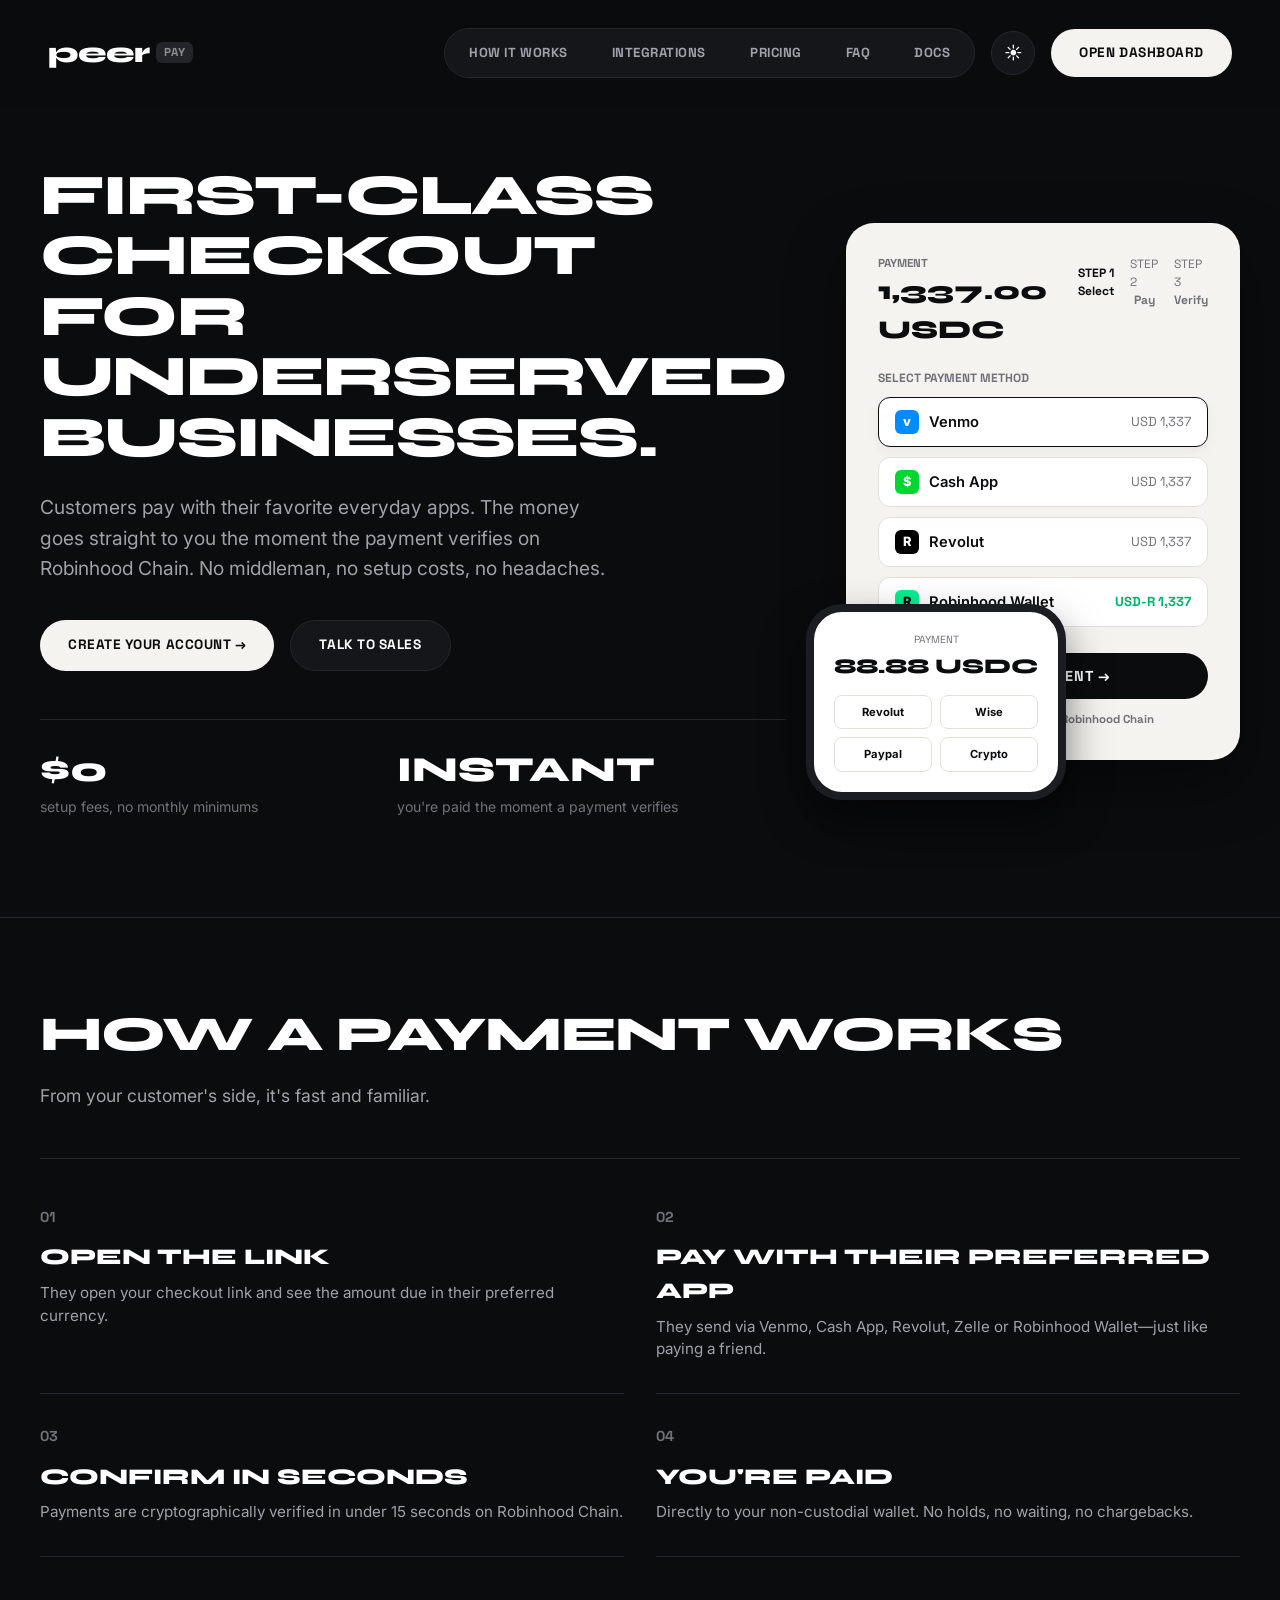
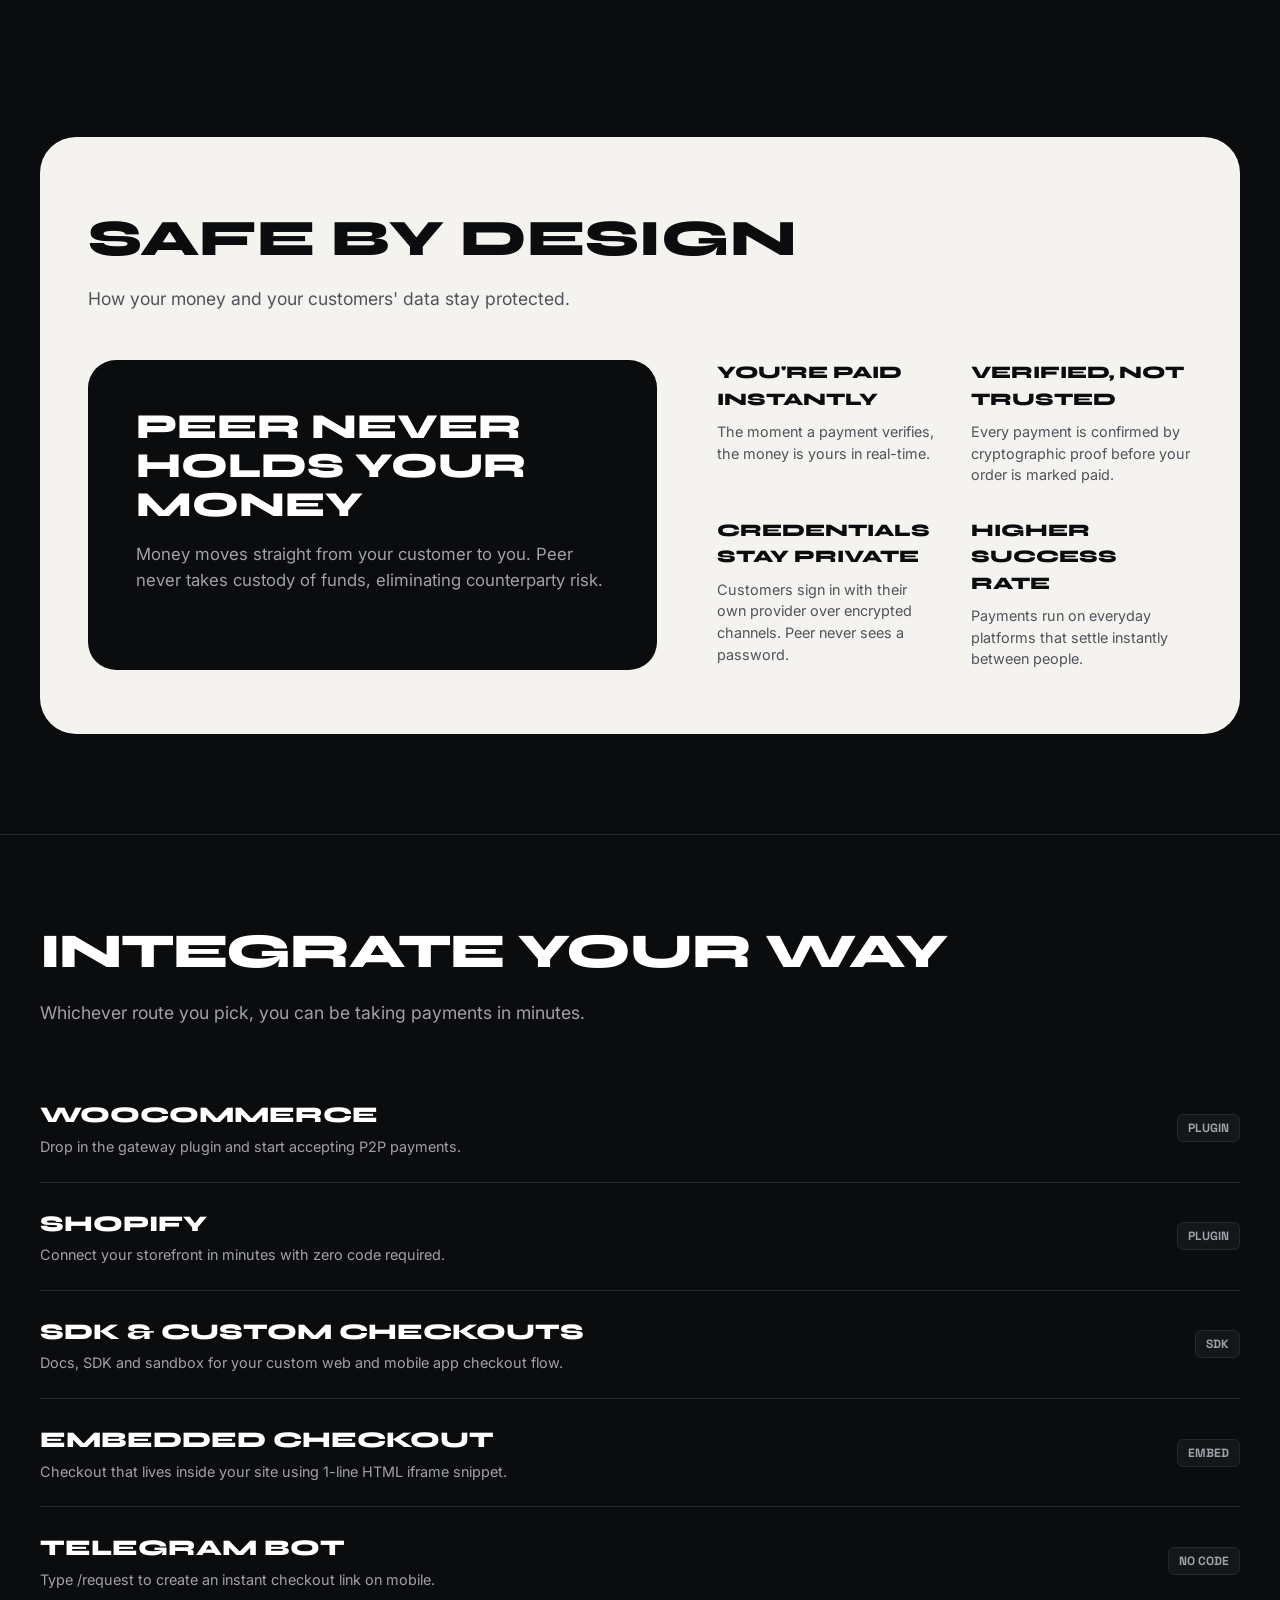
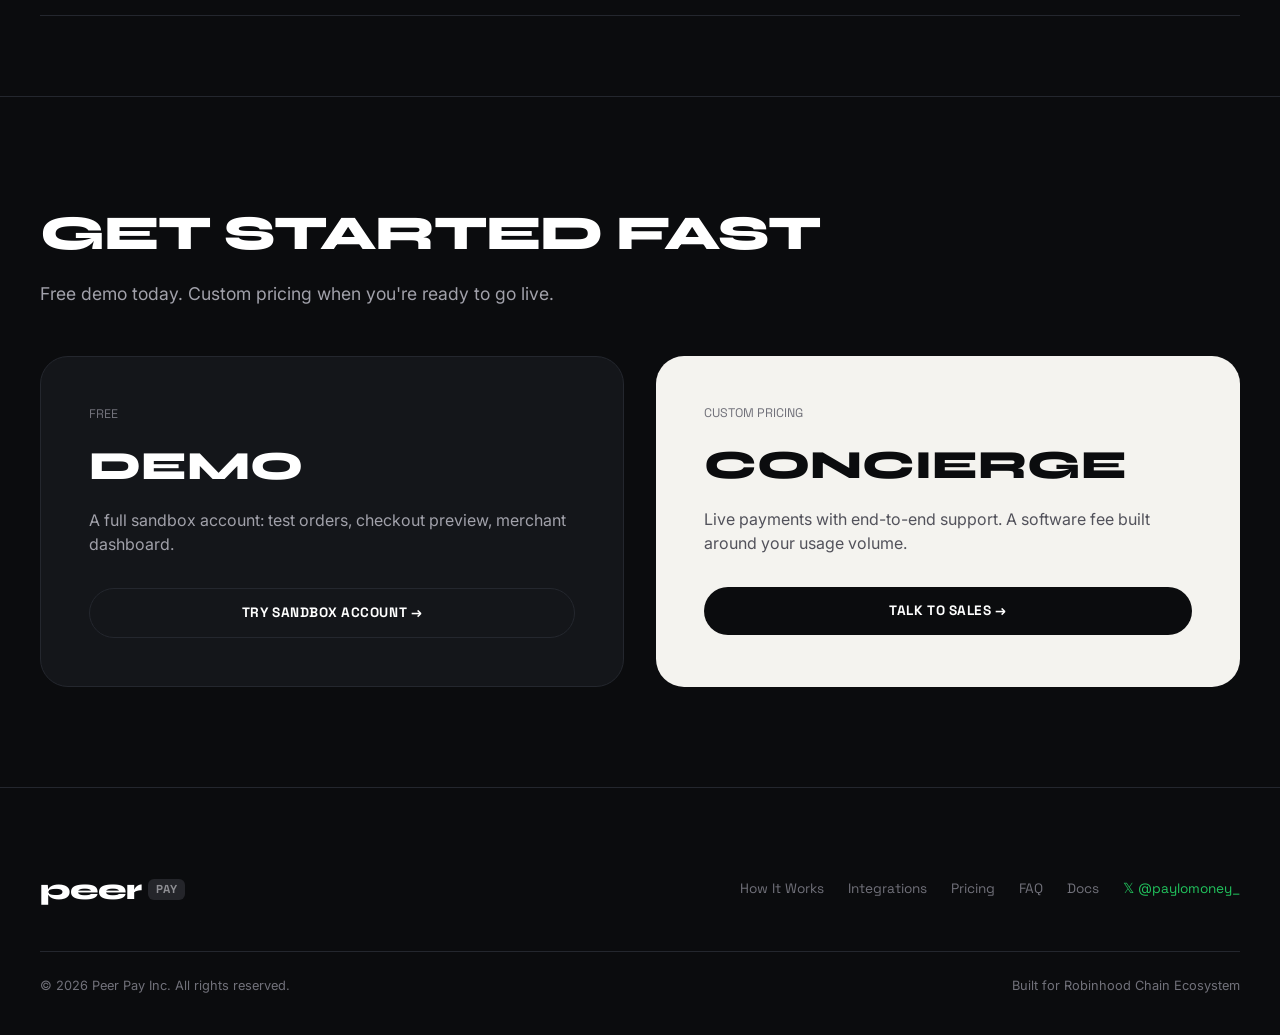
<file: index.html>
<!DOCTYPE html>
<html lang="en" data-theme="dark">
<head>
  <meta charset="utf-8" />
  <meta name="viewport" content="width=device-width, initial-scale=1" />
  <meta name="virtual-protocol-site-verification" content="b75f57d6116f1e0b4709f07ee4fd02c0" />
  <title>Peer Pay · First-Class Checkout for Underserved Businesses</title>
  <meta name="description" content="Customers pay with their favorite everyday apps. Money goes straight to you the moment payment verifies on Robinhood Chain." />
  <meta name="theme-color" content="#0b0c0e" />
  <link rel="icon" type="image/x-icon" href="favicon.svg" />
  <link rel="stylesheet" href="styles.css" />
</head>
<body>

  <!-- Top Sticky Navigation Bar -->
  <header class="navbar-peer">
    <a href="index.html" class="brand-logo-peer">
      <span>peer</span>
      <span class="badge-pay">PAY</span>
    </a>

    <div class="desktop-nav-links" style="display: flex; align-items: center; gap: 16px;">
      <nav class="nav-links-peer">
        <a href="how-it-works.html" class="nav-link-peer">How It Works</a>
        <a href="integrations.html" class="nav-link-peer">Integrations</a>
        <a href="pricing.html" class="nav-link-peer">Pricing</a>
        <a href="faq.html" class="nav-link-peer">FAQ</a>
        <a href="docs.html" class="nav-link-peer">Docs</a>
      </nav>

      <button class="btn-theme-toggle" onclick="togglePeerTheme()" title="Toggle Dark/Light Mode" aria-label="Toggle theme">
        <span id="themeIcon">☀️</span>
      </button>

      <a href="dashboard.html" class="btn-peer-offwhite">Open Dashboard</a>
    </div>

    <!-- Mobile Hamburger Button -->
    <button class="btn-hamburger-peer" onclick="toggleMobileMenuPeer()" aria-label="Open menu">
      <div>
        <span></span>
        <span></span>
        <span></span>
      </div>
    </button>
  </header>

  <!-- Mobile Menu Drawer -->
  <div id="mobileMenuDrawerPeer" class="mobile-menu-drawer-peer">
    <div style="display: flex; justify-content: space-between; align-items: center;">
      <a href="index.html" class="brand-logo-peer">
        <span>peer</span>
        <span class="badge-pay">PAY</span>
      </a>
      <button style="background: transparent; border: none; font-size: 2rem; color: var(--text-primary);" onclick="toggleMobileMenuPeer()">&times;</button>
    </div>

    <div style="display: flex; flex-direction: column; gap: 20px; font-family: var(--font-mono); font-size: 1.1rem; font-weight: 700; margin-top: 40px; text-transform: uppercase;">
      <a href="how-it-works.html" style="color: var(--text-primary);" onclick="toggleMobileMenuPeer()">How It Works</a>
      <a href="integrations.html" style="color: var(--text-secondary);" onclick="toggleMobileMenuPeer()">Integrations</a>
      <a href="pricing.html" style="color: var(--text-secondary);" onclick="toggleMobileMenuPeer()">Pricing</a>
      <a href="faq.html" style="color: var(--text-secondary);" onclick="toggleMobileMenuPeer()">FAQ</a>
      <a href="docs.html" style="color: var(--text-secondary);" onclick="toggleMobileMenuPeer()">Docs</a>
      <a href="dashboard.html" style="color: var(--accent-green);" onclick="toggleMobileMenuPeer()">Open Merchant Dashboard</a>
    </div>

    <div style="margin-top: auto;">
      <a href="dashboard.html" class="btn-peer-offwhite" style="width: 100%; text-align: center;">Open Dashboard</a>
    </div>
  </div>

  <!-- HERO SECTION -->
  <section class="hero-peer">
    <div class="wrap-container">
      <div class="hero-grid-peer">
        
        <!-- Left Hero Content -->
        <div>
          <h1 class="hero-h1-peer">
            First-Class Checkout For Underserved Businesses.
          </h1>

          <p class="hero-subtitle-peer">
            Customers pay with their favorite everyday apps. The money goes straight to you the moment the payment verifies on Robinhood Chain. No middleman, no setup costs, no headaches.
          </p>

          <div style="display: flex; gap: 16px; margin-bottom: 48px; flex-wrap: wrap;">
            <a href="dashboard.html" class="btn-peer-offwhite">Create Your Account →</a>
            <a href="how-it-works.html" class="btn-peer-dark">Talk to Sales</a>
          </div>

          <!-- Bottom Hero Stats Row -->
          <div style="display: grid; grid-template-columns: 1fr 1.2fr; gap: 32px; border-top: 1px solid var(--stroke); padding-top: 24px;">
            <div>
              <div style="font-family: var(--font-syne); font-size: 2.2rem; font-weight: 800; color: var(--text-primary);">$0</div>
              <div style="font-size: 0.88rem; color: var(--text-muted);">setup fees, no monthly minimums</div>
            </div>

            <div>
              <div style="font-family: var(--font-syne); font-size: 2.2rem; font-weight: 800; color: var(--text-primary);">INSTANT</div>
              <div style="font-size: 0.88rem; color: var(--text-muted);">you're paid the moment a payment verifies</div>
            </div>
          </div>
        </div>

        <!-- Right Hero Interactive Checkout Terminal Widget -->
        <div class="terminal-card-container">
          
          <!-- Main Desktop Checkout Card -->
          <div class="desktop-checkout-card">
            <div style="display: flex; justify-content: space-between; align-items: flex-start; margin-bottom: 20px;">
              <div>
                <div style="font-family: var(--font-mono); font-size: 0.72rem; color: #71717a; text-transform: uppercase; font-weight: 700;">PAYMENT</div>
                <div style="font-family: var(--font-syne); font-size: 1.6rem; font-weight: 800; color: #0b0c0e;">1,337.00 USDC</div>
              </div>

              <!-- Interactive Step Indicator -->
              <div class="step-bar-checkout" style="border: none; padding: 0; margin: 0; gap: 16px;">
                <div id="stepTag1" class="step-item-chk active"><span>STEP 1</span><strong>Select</strong></div>
                <div id="stepTag2" class="step-item-chk"><span>STEP 2</span><strong>Pay</strong></div>
                <div id="stepTag3" class="step-item-chk"><span>STEP 3</span><strong>Verify</strong></div>
              </div>
            </div>

            <!-- Dynamic Checkout Step Container -->
            <div id="checkoutStepContainer">
              <div style="font-family: var(--font-mono); font-size: 0.75rem; color: #71717a; text-transform: uppercase; margin-bottom: 10px; font-weight: 700;">SELECT PAYMENT METHOD</div>

              <div class="payment-method-row selected" onclick="selectPaymentMethod(this, 'Venmo')">
                <div style="display: flex; align-items: center; gap: 10px;">
                  <span style="width: 24px; height: 24px; border-radius: 6px; background: #008CFF; color: #fff; display: flex; align-items: center; justify-content: center; font-weight: 800; font-size: 0.8rem;">v</span>
                  <span style="font-weight: 600; font-size: 0.92rem; color: #0b0c0e;">Venmo</span>
                </div>
                <span style="font-family: var(--font-mono); font-size: 0.82rem; color: #71717a;">USD 1,337</span>
              </div>

              <div class="payment-method-row" onclick="selectPaymentMethod(this, 'Cash App')">
                <div style="display: flex; align-items: center; gap: 10px;">
                  <span style="width: 24px; height: 24px; border-radius: 6px; background: #00D632; color: #fff; display: flex; align-items: center; justify-content: center; font-weight: 800; font-size: 0.8rem;">$</span>
                  <span style="font-weight: 600; font-size: 0.92rem; color: #0b0c0e;">Cash App</span>
                </div>
                <span style="font-family: var(--font-mono); font-size: 0.82rem; color: #71717a;">USD 1,337</span>
              </div>

              <div class="payment-method-row" onclick="selectPaymentMethod(this, 'Revolut')">
                <div style="display: flex; align-items: center; gap: 10px;">
                  <span style="width: 24px; height: 24px; border-radius: 6px; background: #000000; color: #fff; display: flex; align-items: center; justify-content: center; font-weight: 800; font-size: 0.8rem;">R</span>
                  <span style="font-weight: 600; font-size: 0.92rem; color: #0b0c0e;">Revolut</span>
                </div>
                <span style="font-family: var(--font-mono); font-size: 0.82rem; color: #71717a;">USD 1,337</span>
              </div>

              <div class="payment-method-row" onclick="selectPaymentMethod(this, 'Robinhood USD-R')">
                <div style="display: flex; align-items: center; gap: 10px;">
                  <span style="width: 24px; height: 24px; border-radius: 6px; background: #00f090; color: #000; display: flex; align-items: center; justify-content: center; font-weight: 800; font-size: 0.8rem;">R</span>
                  <span style="font-weight: 600; font-size: 0.92rem; color: #0b0c0e;">Robinhood Wallet</span>
                </div>
                <span style="font-family: var(--font-mono); font-size: 0.82rem; color: #00b368; font-weight: 700;">USD-R 1,337</span>
              </div>
            </div>

            <button id="btnStartPayment" class="btn-peer-offwhite" style="width: 100%; background: #0b0c0e; color: #ffffff; margin-top: 16px; font-size: 0.9rem;" onclick="startCheckoutPayment()">
              Start Payment →
            </button>

            <div style="text-align: center; margin-top: 12px; font-family: var(--font-mono); font-size: 0.72rem; color: #71717a;">
              Powered by <strong>Peer Pay • Robinhood Chain</strong>
            </div>
          </div>

          <!-- Overlapping Mobile Phone Mockup -->
          <div class="mobile-phone-mockup">
            <div style="text-align: center; font-family: var(--font-mono); font-size: 0.65rem; color: #71717a; text-transform: uppercase; margin-bottom: 4px;">PAYMENT</div>
            <div style="text-align: center; font-family: var(--font-syne); font-size: 1.3rem; font-weight: 800; color: #0b0c0e; margin-bottom: 12px;">88.88 USDC</div>

            <div style="display: grid; grid-template-columns: 1fr 1fr; gap: 8px;">
              <div style="border: 1px solid #e2e0d8; border-radius: 8px; padding: 8px; text-align: center; font-size: 0.7rem; font-weight: 700;">Revolut</div>
              <div style="border: 1px solid #e2e0d8; border-radius: 8px; padding: 8px; text-align: center; font-size: 0.7rem; font-weight: 700;">Wise</div>
              <div style="border: 1px solid #e2e0d8; border-radius: 8px; padding: 8px; text-align: center; font-size: 0.7rem; font-weight: 700;">Paypal</div>
              <div style="border: 1px solid #e2e0d8; border-radius: 8px; padding: 8px; text-align: center; font-size: 0.7rem; font-weight: 700;">Crypto</div>
            </div>
          </div>

        </div>

      </div>
    </div>
  </section>

  <!-- SECTION 2: HOW A PAYMENT WORKS -->
  <section style="padding: 80px 0; border-top: 1px solid var(--stroke);">
    <div class="wrap-container">
      <h2 class="section-h2-peer">How a Payment Works</h2>
      <p class="section-sub-peer">From your customer's side, it's fast and familiar.</p>

      <div class="how-it-works-grid">
        <div class="how-step-card">
          <div class="step-number-mono">01</div>
          <h3 style="font-family: var(--font-syne); font-size: 1.4rem; font-weight: 800; text-transform: uppercase; margin-bottom: 8px;">Open the Link</h3>
          <p style="color: var(--text-secondary); font-size: 0.95rem;">They open your checkout link and see the amount due in their preferred currency.</p>
        </div>

        <div class="how-step-card">
          <div class="step-number-mono">02</div>
          <h3 style="font-family: var(--font-syne); font-size: 1.4rem; font-weight: 800; text-transform: uppercase; margin-bottom: 8px;">Pay With Their Preferred App</h3>
          <p style="color: var(--text-secondary); font-size: 0.95rem;">They send via Venmo, Cash App, Revolut, Zelle or Robinhood Wallet—just like paying a friend.</p>
        </div>

        <div class="how-step-card">
          <div class="step-number-mono">03</div>
          <h3 style="font-family: var(--font-syne); font-size: 1.4rem; font-weight: 800; text-transform: uppercase; margin-bottom: 8px;">Confirm in Seconds</h3>
          <p style="color: var(--text-secondary); font-size: 0.95rem;">Payments are cryptographically verified in under 15 seconds on Robinhood Chain.</p>
        </div>

        <div class="how-step-card">
          <div class="step-number-mono">04</div>
          <h3 style="font-family: var(--font-syne); font-size: 1.4rem; font-weight: 800; text-transform: uppercase; margin-bottom: 8px;">You're Paid</h3>
          <p style="color: var(--text-secondary); font-size: 0.95rem;">Directly to your non-custodial wallet. No holds, no waiting, no chargebacks.</p>
        </div>
      </div>
    </div>
  </section>

  <!-- SECTION 3: SAFE BY DESIGN (WARM BEIGE BLOCK) -->
  <section class="wrap-container">
    <div class="safe-section-block">
      <h2 style="font-family: var(--font-syne); font-size: clamp(32px, 4vw, 52px); font-weight: 800; text-transform: uppercase; margin-bottom: 8px; color: #0b0c0e;">
        Safe By Design
      </h2>
      <p style="font-size: 1.1rem; color: #52525b; margin-bottom: 48px;">
        How your money and your customers' data stay protected.
      </p>

      <div class="safe-grid-container">
        <!-- Large Dark Box -->
        <div class="safe-dark-box">
          <h3 style="font-family: var(--font-syne); font-size: 2.2rem; font-weight: 800; text-transform: uppercase; margin-bottom: 16px; line-height: 1.1;">
            Peer Never Holds Your Money
          </h3>
          <p style="font-size: 1.05rem; color: #a1a1aa; line-height: 1.6;">
            Money moves straight from your customer to you. Peer never takes custody of funds, eliminating counterparty risk.
          </p>
        </div>

        <!-- Right Column Features Grid -->
        <div style="display: grid; grid-template-columns: 1fr 1fr; gap: 32px;">
          <div>
            <h4 style="font-family: var(--font-syne); font-size: 1.1rem; font-weight: 800; text-transform: uppercase; margin-bottom: 8px; color: #0b0c0e;">You're Paid Instantly</h4>
            <p style="font-size: 0.9rem; color: #52525b; line-height: 1.5;">The moment a payment verifies, the money is yours in real-time.</p>
          </div>

          <div>
            <h4 style="font-family: var(--font-syne); font-size: 1.1rem; font-weight: 800; text-transform: uppercase; margin-bottom: 8px; color: #0b0c0e;">Verified, Not Trusted</h4>
            <p style="font-size: 0.9rem; color: #52525b; line-height: 1.5;">Every payment is confirmed by cryptographic proof before your order is marked paid.</p>
          </div>

          <div>
            <h4 style="font-family: var(--font-syne); font-size: 1.1rem; font-weight: 800; text-transform: uppercase; margin-bottom: 8px; color: #0b0c0e;">Credentials Stay Private</h4>
            <p style="font-size: 0.9rem; color: #52525b; line-height: 1.5;">Customers sign in with their own provider over encrypted channels. Peer never sees a password.</p>
          </div>

          <div>
            <h4 style="font-family: var(--font-syne); font-size: 1.1rem; font-weight: 800; text-transform: uppercase; margin-bottom: 8px; color: #0b0c0e;">Higher Success Rate</h4>
            <p style="font-size: 0.9rem; color: #52525b; line-height: 1.5;">Payments run on everyday platforms that settle instantly between people.</p>
          </div>
        </div>
      </div>
    </div>
  </section>

  <!-- SECTION 4: INTEGRATE YOUR WAY -->
  <section style="padding: 80px 0; border-top: 1px solid var(--stroke);">
    <div class="wrap-container">
      <h2 class="section-h2-peer">Integrate Your Way</h2>
      <p class="section-sub-peer">Whichever route you pick, you can be taking payments in minutes.</p>

      <div style="display: flex; flex-direction: column;">
        
        <div class="integration-list-row">
          <div>
            <h3 style="font-family: var(--font-syne); font-size: 1.4rem; font-weight: 800; text-transform: uppercase; margin-bottom: 4px;">WooCommerce</h3>
            <p style="font-size: 0.9rem; color: var(--text-secondary);">Drop in the gateway plugin and start accepting P2P payments.</p>
          </div>
          <span class="badge-tag-spec">PLUGIN</span>
        </div>

        <div class="integration-list-row">
          <div>
            <h3 style="font-family: var(--font-syne); font-size: 1.4rem; font-weight: 800; text-transform: uppercase; margin-bottom: 4px;">Shopify</h3>
            <p style="font-size: 0.9rem; color: var(--text-secondary);">Connect your storefront in minutes with zero code required.</p>
          </div>
          <span class="badge-tag-spec">PLUGIN</span>
        </div>

        <div class="integration-list-row">
          <div>
            <h3 style="font-family: var(--font-syne); font-size: 1.4rem; font-weight: 800; text-transform: uppercase; margin-bottom: 4px;">SDK & Custom Checkouts</h3>
            <p style="font-size: 0.9rem; color: var(--text-secondary);">Docs, SDK and sandbox for your custom web and mobile app checkout flow.</p>
          </div>
          <span class="badge-tag-spec">SDK</span>
        </div>

        <div class="integration-list-row">
          <div>
            <h3 style="font-family: var(--font-syne); font-size: 1.4rem; font-weight: 800; text-transform: uppercase; margin-bottom: 4px;">Embedded Checkout</h3>
            <p style="font-size: 0.9rem; color: var(--text-secondary);">Checkout that lives inside your site using 1-line HTML iframe snippet.</p>
          </div>
          <span class="badge-tag-spec">EMBED</span>
        </div>

        <div class="integration-list-row">
          <div>
            <h3 style="font-family: var(--font-syne); font-size: 1.4rem; font-weight: 800; text-transform: uppercase; margin-bottom: 4px;">Telegram Bot</h3>
            <p style="font-size: 0.9rem; color: var(--text-secondary);">Type /request to create an instant checkout link on mobile.</p>
          </div>
          <span class="badge-tag-spec">NO CODE</span>
        </div>

      </div>
    </div>
  </section>

  <!-- SECTION 5: GET STARTED FAST (PRICING) -->
  <section style="padding: 100px 0; border-top: 1px solid var(--stroke);">
    <div class="wrap-container">
      <h2 class="section-h2-peer">Get Started Fast</h2>
      <p class="section-sub-peer">Free demo today. Custom pricing when you're ready to go live.</p>

      <div class="pricing-grid-peer">
        <!-- Demo Card -->
        <div class="pricing-card-peer">
          <div style="font-family: var(--font-mono); font-size: 0.78rem; color: var(--text-muted); text-transform: uppercase; margin-bottom: 12px;">FREE</div>
          <h3 style="font-family: var(--font-syne); font-size: 2.5rem; font-weight: 800; text-transform: uppercase; margin-bottom: 12px;">DEMO</h3>
          <p style="color: var(--text-secondary); font-size: 1rem; margin-bottom: 32px;">
            A full sandbox account: test orders, checkout preview, merchant dashboard.
          </p>

          <a href="dashboard.html" class="btn-peer-dark" style="width: 100%; text-align: center;">Try Sandbox Account →</a>
        </div>

        <!-- Concierge Card -->
        <div class="pricing-card-peer offwhite">
          <div style="font-family: var(--font-mono); font-size: 0.78rem; color: #71717a; text-transform: uppercase; margin-bottom: 12px;">CUSTOM PRICING</div>
          <h3 style="font-family: var(--font-syne); font-size: 2.5rem; font-weight: 800; text-transform: uppercase; margin-bottom: 12px; color: #0b0c0e;">CONCIERGE</h3>
          <p style="color: #52525b; font-size: 1rem; margin-bottom: 32px;">
            Live payments with end-to-end support. A software fee built around your usage volume.
          </p>

          <a href="pricing.html" class="btn-peer-offwhite" style="width: 100%; background: #0b0c0e; color: #ffffff; text-align: center;">Talk to Sales →</a>
        </div>
      </div>
    </div>
  </section>

  <!-- FOOTER -->
  <footer class="footer-peer">
    <div class="wrap-container">
      <div style="display: flex; justify-content: space-between; align-items: center; flex-wrap: wrap; gap: 24px; margin-bottom: 40px;">
        <a href="index.html" class="brand-logo-peer">
          <span>peer</span>
          <span class="badge-pay">PAY</span>
        </a>

        <div style="display: flex; gap: 24px; font-family: var(--font-mono); font-size: 0.85rem;">
          <a href="how-it-works.html">How It Works</a>
          <a href="integrations.html">Integrations</a>
          <a href="pricing.html">Pricing</a>
          <a href="faq.html">FAQ</a>
          <a href="docs.html">Docs</a>
          <a href="https://x.com/paylomoney_" target="_blank" style="color: var(--accent-green);">𝕏 @paylomoney_</a>
        </div>
      </div>

      <div style="display: flex; justify-content: space-between; border-top: 1px solid var(--stroke); padding-top: 24px; font-size: 0.8rem; color: var(--text-muted);">
        <span>&copy; 2026 Peer Pay Inc. All rights reserved.</span>
        <span>Built for Robinhood Chain Ecosystem</span>
      </div>
    </div>
  </footer>

  <script src="app.js"></script>
</body>
</html>
</file>
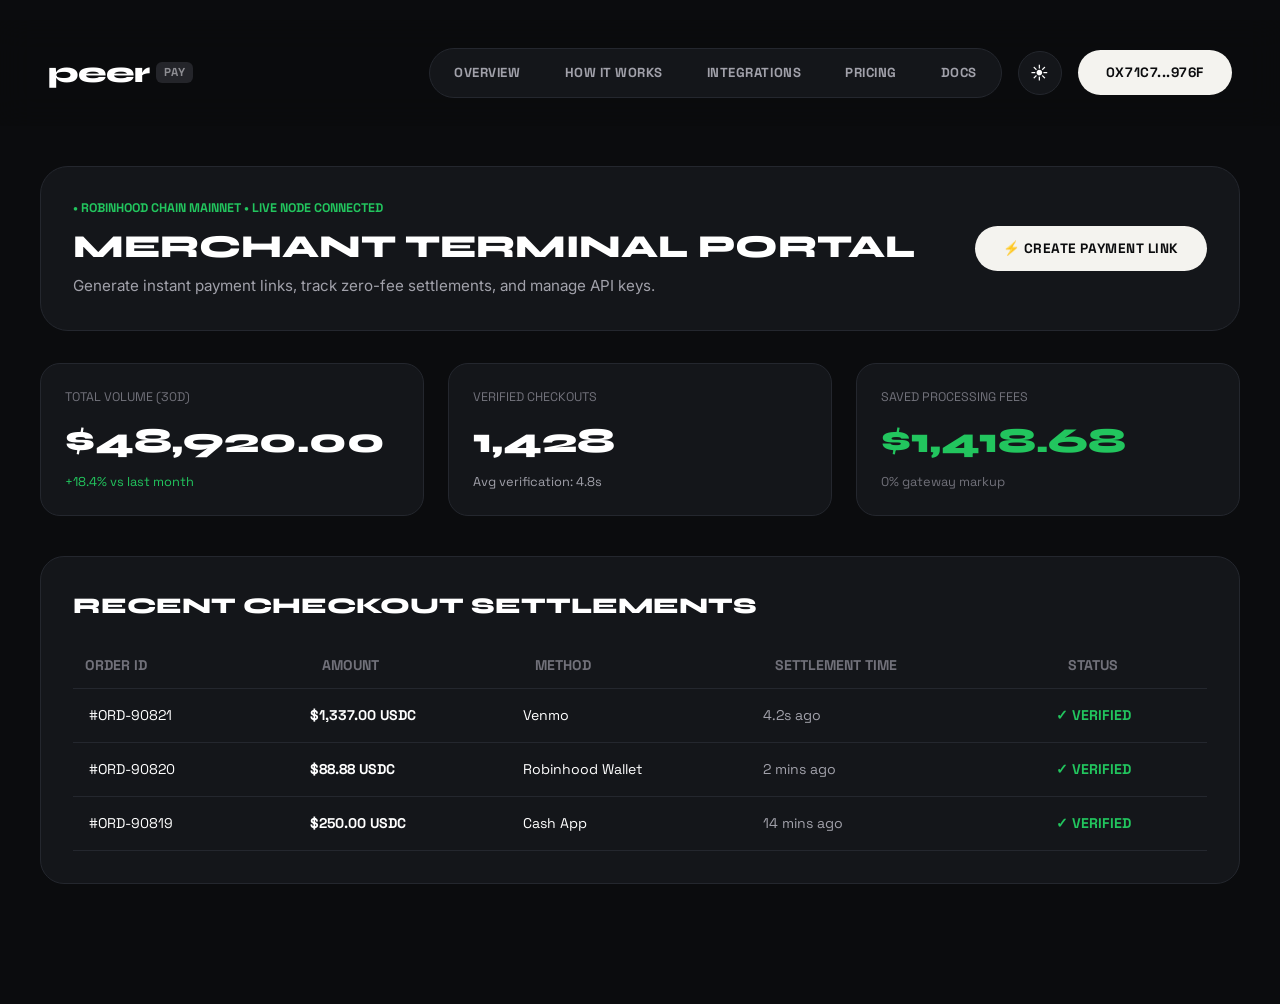
<file: dashboard.html>
<!DOCTYPE html>
<html lang="en" data-theme="dark">
<head>
  <meta charset="utf-8" />
  <meta name="viewport" content="width=device-width, initial-scale=1" />
  <meta name="virtual-protocol-site-verification" content="6b92543a101547dc65140a6183665d0d" />
  <title>Merchant Terminal Dashboard | Peer Pay</title>
  <meta name="description" content="Manage Peer Pay payment sessions, view live settlement feeds, and copy API keys on Robinhood Chain." />
  <link rel="icon" type="image/x-icon" href="favicon.svg" />
  <link rel="stylesheet" href="styles.css" />
</head>
<body style="padding-top: 20px;">

  <!-- Top Sticky Navigation Bar -->
  <header class="navbar-peer">
    <a href="index.html" class="brand-logo-peer">
      <span>peer</span>
      <span class="badge-pay">PAY</span>
    </a>

    <div class="desktop-nav-links" style="display: flex; align-items: center; gap: 16px;">
      <nav class="nav-links-peer">
        <a href="index.html" class="nav-link-peer">Overview</a>
        <a href="how-it-works.html" class="nav-link-peer">How It Works</a>
        <a href="integrations.html" class="nav-link-peer">Integrations</a>
        <a href="pricing.html" class="nav-link-peer">Pricing</a>
        <a href="docs.html" class="nav-link-peer">Docs</a>
      </nav>

      <button class="btn-theme-toggle" onclick="togglePeerTheme()" title="Toggle Dark/Light Mode" aria-label="Toggle theme">
        <span id="themeIcon">☀️</span>
      </button>

      <button class="btn-peer-offwhite" onclick="showPeerToast('⚡ Connected to Robinhood Wallet 0x71C7...976F')">0x71C7...976F</button>
    </div>
  </header>

  <div class="wrap-container" style="padding-top: 40px; padding-bottom: 120px;">
    
    <!-- Top Summary Banner -->
    <div style="background: var(--bg-card-dark); border: 1px solid var(--stroke); border-radius: 28px; padding: 32px; margin-bottom: 32px; display: flex; justify-content: space-between; align-items: center; flex-wrap: wrap; gap: 20px;">
      <div>
        <div style="font-family: var(--font-mono); font-size: 0.78rem; color: var(--accent-green); font-weight: 700; text-transform: uppercase; margin-bottom: 6px;">
          • Robinhood Chain Mainnet • Live Node Connected
        </div>
        <h1 style="font-family: var(--font-syne); font-size: 2rem; font-weight: 800; text-transform: uppercase; color: var(--text-primary);">
          Merchant Terminal Portal
        </h1>
        <p style="color: var(--text-secondary); font-size: 0.95rem; margin-top: 4px;">
          Generate instant payment links, track zero-fee settlements, and manage API keys.
        </p>
      </div>

      <button class="btn-peer-offwhite" onclick="createInstantLinkPeer()">⚡ Create Payment Link</button>
    </div>

    <!-- Dashboard Main Grid -->
    <div style="display: grid; grid-template-columns: repeat(3, 1fr); gap: 24px; margin-bottom: 40px;">
      
      <div style="background: var(--bg-card-dark); border: 1px solid var(--stroke); border-radius: 20px; padding: 24px;">
        <div style="font-family: var(--font-mono); font-size: 0.78rem; color: var(--text-muted); text-transform: uppercase;">TOTAL VOLUME (30D)</div>
        <div style="font-family: var(--font-syne); font-size: 2.2rem; font-weight: 800; margin-top: 8px;">$48,920.00</div>
        <div style="font-size: 0.8rem; color: var(--accent-green); font-family: var(--font-mono); margin-top: 4px;">+18.4% vs last month</div>
      </div>

      <div style="background: var(--bg-card-dark); border: 1px solid var(--stroke); border-radius: 20px; padding: 24px;">
        <div style="font-family: var(--font-mono); font-size: 0.78rem; color: var(--text-muted); text-transform: uppercase;">VERIFIED CHECKOUTS</div>
        <div style="font-family: var(--font-syne); font-size: 2.2rem; font-weight: 800; margin-top: 8px;">1,428</div>
        <div style="font-size: 0.8rem; color: var(--text-secondary); font-family: var(--font-mono); margin-top: 4px;">Avg verification: 4.8s</div>
      </div>

      <div style="background: var(--bg-card-dark); border: 1px solid var(--stroke); border-radius: 20px; padding: 24px;">
        <div style="font-family: var(--font-mono); font-size: 0.78rem; color: var(--text-muted); text-transform: uppercase;">SAVED PROCESSING FEES</div>
        <div style="font-family: var(--font-syne); font-size: 2.2rem; font-weight: 800; margin-top: 8px; color: var(--accent-green);">$1,418.68</div>
        <div style="font-size: 0.8rem; color: var(--text-muted); font-family: var(--font-mono); margin-top: 4px;">0% gateway markup</div>
      </div>

    </div>

    <!-- Live Transactions Feed Table -->
    <div style="background: var(--bg-card-dark); border: 1px solid var(--stroke); border-radius: 24px; padding: 32px;">
      <h3 style="font-family: var(--font-syne); font-size: 1.4rem; font-weight: 800; text-transform: uppercase; margin-bottom: 20px;">Recent Checkout Settlements</h3>

      <div style="overflow-x: auto;">
        <table style="width: 100%; border-collapse: collapse; font-family: var(--font-mono); font-size: 0.88rem;">
          <thead>
            <tr style="border-bottom: 1px solid var(--stroke); text-align: left; color: var(--text-muted);">
              <th style="padding: 12px;">ORDER ID</th>
              <th style="padding: 12px;">AMOUNT</th>
              <th style="padding: 12px;">METHOD</th>
              <th style="padding: 12px;">SETTLEMENT TIME</th>
              <th style="padding: 12px;">STATUS</th>
            </tr>
          </thead>
          <tbody>
            <tr style="border-bottom: 1px solid var(--stroke);">
              <td style="padding: 16px;">#ORD-90821</td>
              <td style="font-weight: 700;">$1,337.00 USDC</td>
              <td>Venmo</td>
              <td style="color: var(--text-secondary);">4.2s ago</td>
              <td><span style="color: var(--accent-green); font-weight: 700;">✓ VERIFIED</span></td>
            </tr>
            <tr style="border-bottom: 1px solid var(--stroke);">
              <td style="padding: 16px;">#ORD-90820</td>
              <td style="font-weight: 700;">$88.88 USDC</td>
              <td>Robinhood Wallet</td>
              <td style="color: var(--text-secondary);">2 mins ago</td>
              <td><span style="color: var(--accent-green); font-weight: 700;">✓ VERIFIED</span></td>
            </tr>
            <tr style="border-bottom: 1px solid var(--stroke);">
              <td style="padding: 16px;">#ORD-90819</td>
              <td style="font-weight: 700;">$250.00 USDC</td>
              <td>Cash App</td>
              <td style="color: var(--text-secondary);">14 mins ago</td>
              <td><span style="color: var(--accent-green); font-weight: 700;">✓ VERIFIED</span></td>
            </tr>
          </tbody>
        </table>
      </div>
    </div>

  </div>

  <script src="app.js"></script>
  <script>
    function createInstantLinkPeer() {
      const link = 'https://pay.peer.xyz/pay/chk_' + Math.random().toString(36).substring(2, 9);
      navigator.clipboard.writeText(link);
      showPeerToast('📋 Instant Checkout Link copied to clipboard!');
    }
  </script>
</body>
</html>
</file>
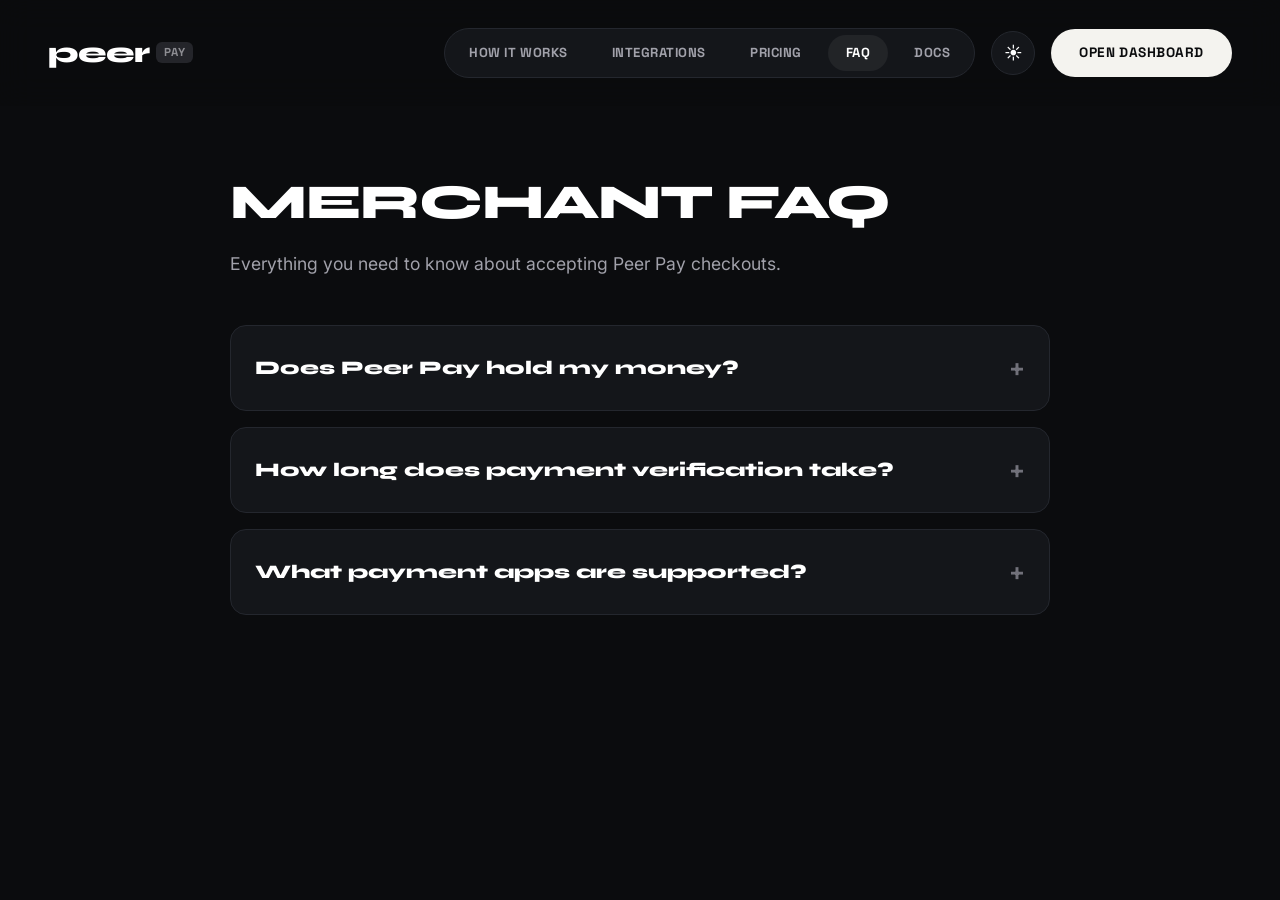
<file: faq.html>
<!DOCTYPE html>
<html lang="en" data-theme="dark">
<head>
  <meta charset="utf-8" />
  <meta name="viewport" content="width=device-width, initial-scale=1" />
  <meta name="virtual-protocol-site-verification" content="6b92543a101547dc65140a6183665d0d" />
  <title>Frequently Asked Questions | Peer Pay</title>
  <meta name="description" content="Common questions regarding Peer Pay, P2P payments, and Robinhood Chain settlement." />
  <link rel="icon" type="image/x-icon" href="favicon.svg" />
  <link rel="stylesheet" href="styles.css" />
</head>
<body>

  <!-- Top Sticky Navigation Bar -->
  <header class="navbar-peer">
    <a href="index.html" class="brand-logo-peer">
      <span>peer</span>
      <span class="badge-pay">PAY</span>
    </a>

    <div class="desktop-nav-links" style="display: flex; align-items: center; gap: 16px;">
      <nav class="nav-links-peer">
        <a href="how-it-works.html" class="nav-link-peer">How It Works</a>
        <a href="integrations.html" class="nav-link-peer">Integrations</a>
        <a href="pricing.html" class="nav-link-peer">Pricing</a>
        <a href="faq.html" class="nav-link-peer active">FAQ</a>
        <a href="docs.html" class="nav-link-peer">Docs</a>
      </nav>

      <button class="btn-theme-toggle" onclick="togglePeerTheme()" title="Toggle Dark/Light Mode" aria-label="Toggle theme">
        <span id="themeIcon">☀️</span>
      </button>

      <a href="dashboard.html" class="btn-peer-offwhite">Open Dashboard</a>
    </div>
  </header>

  <div class="wrap-container" style="padding-top: 60px; padding-bottom: 120px; max-width: 900px;">
    <h1 class="section-h2-peer">Merchant FAQ</h1>
    <p class="section-sub-peer">Everything you need to know about accepting Peer Pay checkouts.</p>

    <div style="display: flex; flex-direction: column; gap: 16px; margin-top: 48px;">
      
      <div style="background: var(--bg-card-dark); border: 1px solid var(--stroke); border-radius: 16px; padding: 24px;">
        <div style="display: flex; justify-content: space-between; align-items: center; cursor: pointer;" onclick="toggleFaqPeer(this)">
          <h3 style="font-family: var(--font-syne); font-size: 1.2rem; font-weight: 800;">Does Peer Pay hold my money?</h3>
          <span class="faq-icon" style="font-size: 1.5rem; font-weight: 700; color: var(--text-muted);">+</span>
        </div>
        <div style="display: none; margin-top: 16px; font-size: 0.95rem; color: var(--text-secondary); line-height: 1.6;">
          No. Peer Pay is completely non-custodial. Funds move directly from your customer to your self-custody wallet or linked bank account. Peer never touches or holds merchant capital.
        </div>
      </div>

      <div style="background: var(--bg-card-dark); border: 1px solid var(--stroke); border-radius: 16px; padding: 24px;">
        <div style="display: flex; justify-content: space-between; align-items: center; cursor: pointer;" onclick="toggleFaqPeer(this)">
          <h3 style="font-family: var(--font-syne); font-size: 1.2rem; font-weight: 800;">How long does payment verification take?</h3>
          <span class="faq-icon" style="font-size: 1.5rem; font-weight: 700; color: var(--text-muted);">+</span>
        </div>
        <div style="display: none; margin-top: 16px; font-size: 0.95rem; color: var(--text-secondary); line-height: 1.6;">
          Most payments verify in under 15 seconds. Once verified, webhooks automatically update your order status to PAID in your e-commerce store.
        </div>
      </div>

      <div style="background: var(--bg-card-dark); border: 1px solid var(--stroke); border-radius: 16px; padding: 24px;">
        <div style="display: flex; justify-content: space-between; align-items: center; cursor: pointer;" onclick="toggleFaqPeer(this)">
          <h3 style="font-family: var(--font-syne); font-size: 1.2rem; font-weight: 800;">What payment apps are supported?</h3>
          <span class="faq-icon" style="font-size: 1.5rem; font-weight: 700; color: var(--text-muted);">+</span>
        </div>
        <div style="display: none; margin-top: 16px; font-size: 0.95rem; color: var(--text-secondary); line-height: 1.6;">
          Customers can pay using Venmo, Cash App, Revolut, Wise, Zelle, PayPal, Chime, Monzo, and native Robinhood Wallet USD-R / USDC stablecoins.
        </div>
      </div>

    </div>
  </div>

  <script src="app.js"></script>
</body>
</html>
</file>
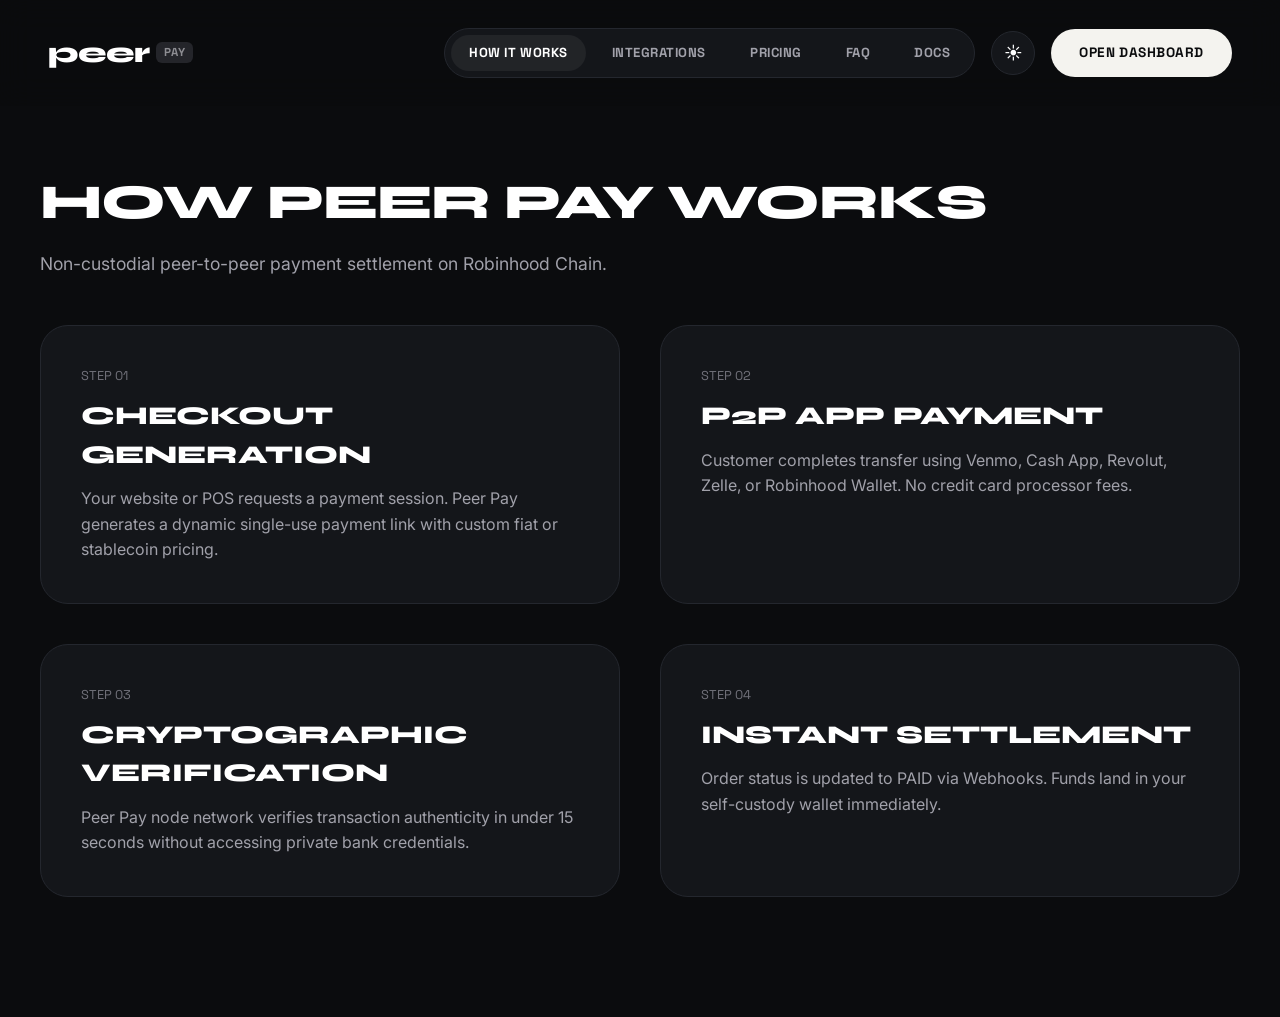
<file: how-it-works.html>
<!DOCTYPE html>
<html lang="en" data-theme="dark">
<head>
  <meta charset="utf-8" />
  <meta name="viewport" content="width=device-width, initial-scale=1" />
  <meta name="virtual-protocol-site-verification" content="6b92543a101547dc65140a6183665d0d" />
  <title>How It Works | Peer Pay</title>
  <meta name="description" content="Detailed payment architecture and cryptographic verification on Robinhood Chain." />
  <link rel="icon" type="image/x-icon" href="favicon.svg" />
  <link rel="stylesheet" href="styles.css" />
</head>
<body>

  <!-- Top Sticky Navigation Bar -->
  <header class="navbar-peer">
    <a href="index.html" class="brand-logo-peer">
      <span>peer</span>
      <span class="badge-pay">PAY</span>
    </a>

    <div class="desktop-nav-links" style="display: flex; align-items: center; gap: 16px;">
      <nav class="nav-links-peer">
        <a href="how-it-works.html" class="nav-link-peer active">How It Works</a>
        <a href="integrations.html" class="nav-link-peer">Integrations</a>
        <a href="pricing.html" class="nav-link-peer">Pricing</a>
        <a href="faq.html" class="nav-link-peer">FAQ</a>
        <a href="docs.html" class="nav-link-peer">Docs</a>
      </nav>

      <button class="btn-theme-toggle" onclick="togglePeerTheme()" title="Toggle Dark/Light Mode" aria-label="Toggle theme">
        <span id="themeIcon">☀️</span>
      </button>

      <a href="dashboard.html" class="btn-peer-offwhite">Open Dashboard</a>
    </div>
  </header>

  <div class="wrap-container" style="padding-top: 60px; padding-bottom: 120px;">
    <h1 class="section-h2-peer">How Peer Pay Works</h1>
    <p class="section-sub-peer">Non-custodial peer-to-peer payment settlement on Robinhood Chain.</p>

    <div style="display: grid; grid-template-columns: repeat(2, 1fr); gap: 40px; margin-top: 48px;">
      <div style="background: var(--bg-card-dark); border: 1px solid var(--stroke); border-radius: 28px; padding: 40px;">
        <div style="font-family: var(--font-mono); font-size: 0.8rem; color: var(--text-muted); margin-bottom: 12px;">STEP 01</div>
        <h3 style="font-family: var(--font-syne); font-size: 1.6rem; font-weight: 800; text-transform: uppercase; margin-bottom: 12px;">Checkout Generation</h3>
        <p style="color: var(--text-secondary); line-height: 1.6;">
          Your website or POS requests a payment session. Peer Pay generates a dynamic single-use payment link with custom fiat or stablecoin pricing.
        </p>
      </div>

      <div style="background: var(--bg-card-dark); border: 1px solid var(--stroke); border-radius: 28px; padding: 40px;">
        <div style="font-family: var(--font-mono); font-size: 0.8rem; color: var(--text-muted); margin-bottom: 12px;">STEP 02</div>
        <h3 style="font-family: var(--font-syne); font-size: 1.6rem; font-weight: 800; text-transform: uppercase; margin-bottom: 12px;">P2P App Payment</h3>
        <p style="color: var(--text-secondary); line-height: 1.6;">
          Customer completes transfer using Venmo, Cash App, Revolut, Zelle, or Robinhood Wallet. No credit card processor fees.
        </p>
      </div>

      <div style="background: var(--bg-card-dark); border: 1px solid var(--stroke); border-radius: 28px; padding: 40px;">
        <div style="font-family: var(--font-mono); font-size: 0.8rem; color: var(--text-muted); margin-bottom: 12px;">STEP 03</div>
        <h3 style="font-family: var(--font-syne); font-size: 1.6rem; font-weight: 800; text-transform: uppercase; margin-bottom: 12px;">Cryptographic Verification</h3>
        <p style="color: var(--text-secondary); line-height: 1.6;">
          Peer Pay node network verifies transaction authenticity in under 15 seconds without accessing private bank credentials.
        </p>
      </div>

      <div style="background: var(--bg-card-dark); border: 1px solid var(--stroke); border-radius: 28px; padding: 40px;">
        <div style="font-family: var(--font-mono); font-size: 0.8rem; color: var(--text-muted); margin-bottom: 12px;">STEP 04</div>
        <h3 style="font-family: var(--font-syne); font-size: 1.6rem; font-weight: 800; text-transform: uppercase; margin-bottom: 12px;">Instant Settlement</h3>
        <p style="color: var(--text-secondary); line-height: 1.6;">
          Order status is updated to PAID via Webhooks. Funds land in your self-custody wallet immediately.
        </p>
      </div>
    </div>
  </div>

  <script src="app.js"></script>
</body>
</html>
</file>
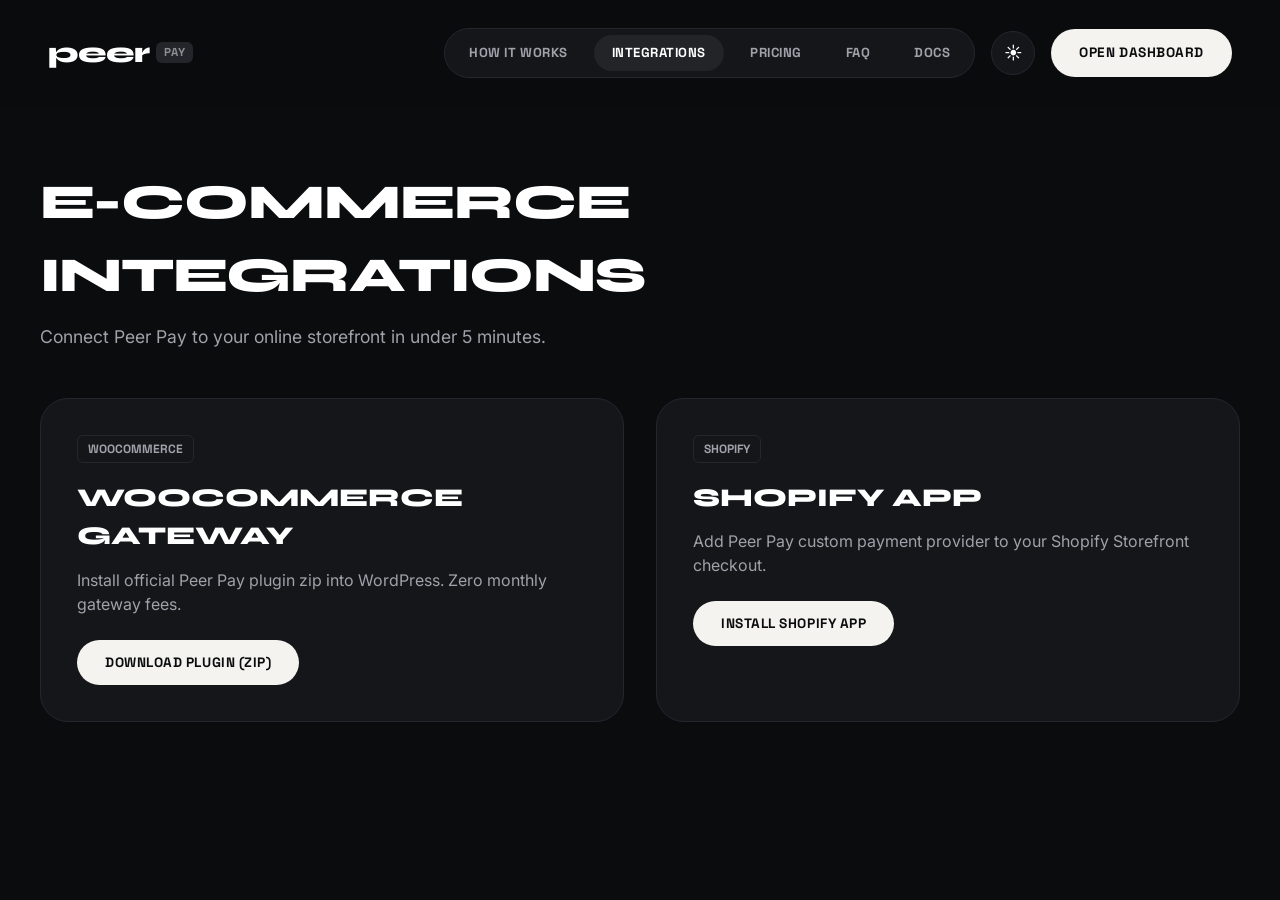
<file: integrations.html>
<!DOCTYPE html>
<html lang="en" data-theme="dark">
<head>
  <meta charset="utf-8" />
  <meta name="viewport" content="width=device-width, initial-scale=1" />
  <meta name="virtual-protocol-site-verification" content="6b92543a101547dc65140a6183665d0d" />
  <title>Integrations & E-Commerce Plugins | Peer Pay</title>
  <meta name="description" content="WooCommerce, Shopify, SDK, Embedded Checkout, and Telegram Bot integrations." />
  <link rel="icon" type="image/x-icon" href="favicon.svg" />
  <link rel="stylesheet" href="styles.css" />
</head>
<body>

  <!-- Top Sticky Navigation Bar -->
  <header class="navbar-peer">
    <a href="index.html" class="brand-logo-peer">
      <span>peer</span>
      <span class="badge-pay">PAY</span>
    </a>

    <div class="desktop-nav-links" style="display: flex; align-items: center; gap: 16px;">
      <nav class="nav-links-peer">
        <a href="how-it-works.html" class="nav-link-peer">How It Works</a>
        <a href="integrations.html" class="nav-link-peer active">Integrations</a>
        <a href="pricing.html" class="nav-link-peer">Pricing</a>
        <a href="faq.html" class="nav-link-peer">FAQ</a>
        <a href="docs.html" class="nav-link-peer">Docs</a>
      </nav>

      <button class="btn-theme-toggle" onclick="togglePeerTheme()" title="Toggle Dark/Light Mode" aria-label="Toggle theme">
        <span id="themeIcon">☀️</span>
      </button>

      <a href="dashboard.html" class="btn-peer-offwhite">Open Dashboard</a>
    </div>
  </header>

  <div class="wrap-container" style="padding-top: 60px; padding-bottom: 120px;">
    <h1 class="section-h2-peer">E-Commerce Integrations</h1>
    <p class="section-sub-peer">Connect Peer Pay to your online storefront in under 5 minutes.</p>

    <div style="display: grid; grid-template-columns: repeat(2, 1fr); gap: 32px; margin-top: 48px;">
      
      <div style="background: var(--bg-card-dark); border: 1px solid var(--stroke); border-radius: 28px; padding: 36px;">
        <span class="badge-tag-spec" style="margin-bottom: 16px; display: inline-block;">WOOCOMMERCE</span>
        <h3 style="font-family: var(--font-syne); font-size: 1.6rem; font-weight: 800; text-transform: uppercase; margin-bottom: 12px;">WooCommerce Gateway</h3>
        <p style="color: var(--text-secondary); margin-bottom: 24px;">
          Install official Peer Pay plugin zip into WordPress. Zero monthly gateway fees.
        </p>
        <button class="btn-peer-offwhite" onclick="showPeerToast('📦 Downloading WooCommerce Peer Pay Plugin v2.4.0...')">Download Plugin (ZIP)</button>
      </div>

      <div style="background: var(--bg-card-dark); border: 1px solid var(--stroke); border-radius: 28px; padding: 36px;">
        <span class="badge-tag-spec" style="margin-bottom: 16px; display: inline-block;">SHOPIFY</span>
        <h3 style="font-family: var(--font-syne); font-size: 1.6rem; font-weight: 800; text-transform: uppercase; margin-bottom: 12px;">Shopify App</h3>
        <p style="color: var(--text-secondary); margin-bottom: 24px;">
          Add Peer Pay custom payment provider to your Shopify Storefront checkout.
        </p>
        <button class="btn-peer-offwhite" onclick="showPeerToast('🛒 Connecting to Shopify Partner App Store...')">Install Shopify App</button>
      </div>

    </div>
  </div>

  <script src="app.js"></script>
</body>
</html>
</file>
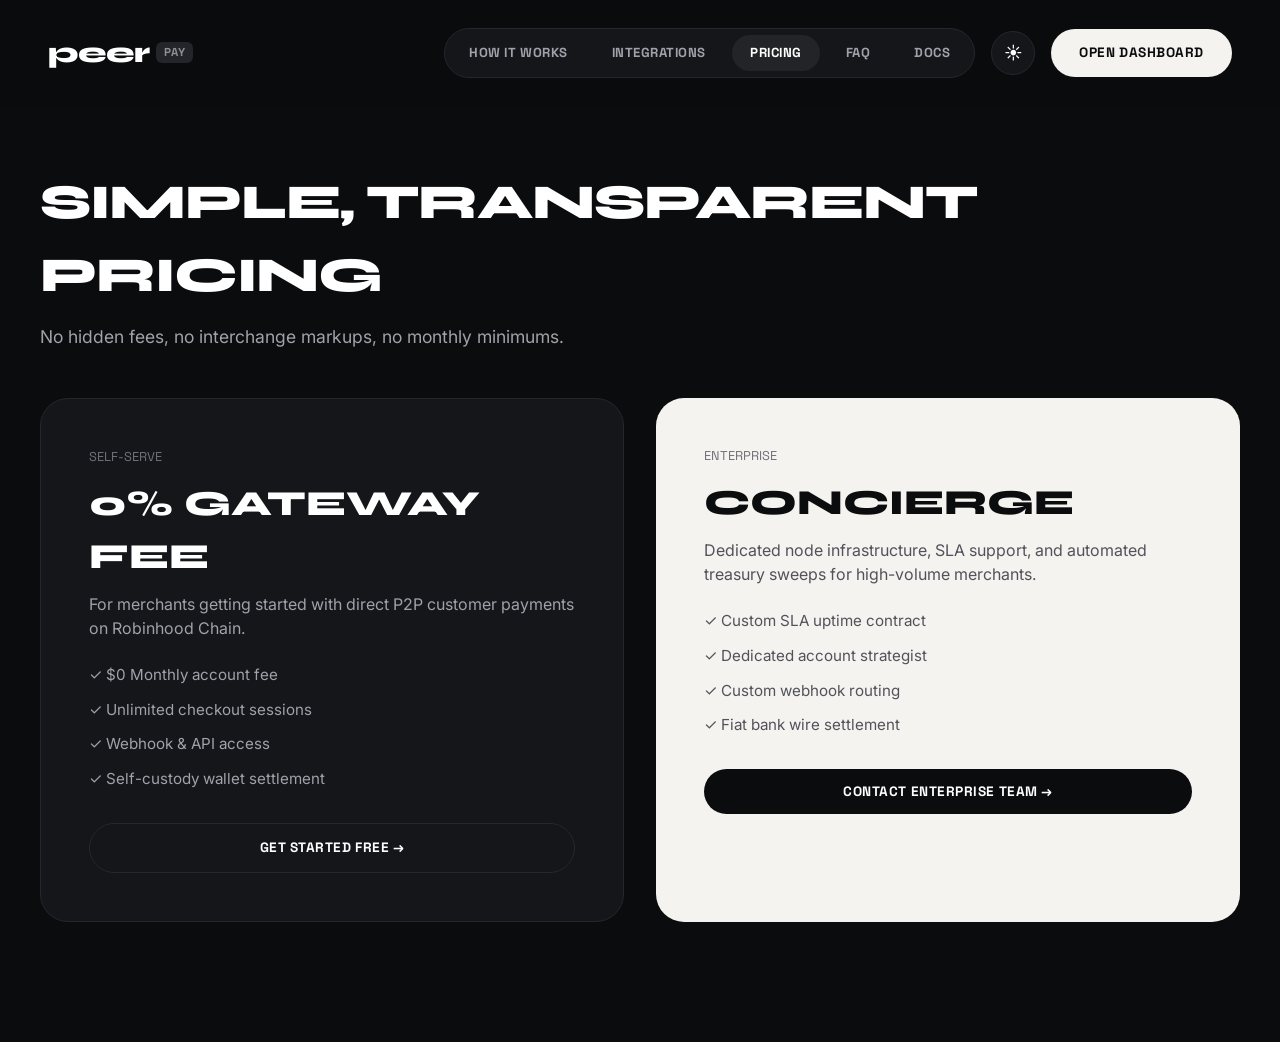
<file: pricing.html>
<!DOCTYPE html>
<html lang="en" data-theme="dark">
<head>
  <meta charset="utf-8" />
  <meta name="viewport" content="width=device-width, initial-scale=1" />
  <meta name="virtual-protocol-site-verification" content="6b92543a101547dc65140a6183665d0d" />
  <title>Pricing & Fees | Peer Pay</title>
  <meta name="description" content="Zero setup fees, no monthly minimums. Transparent P2P payment processing on Robinhood Chain." />
  <link rel="icon" type="image/x-icon" href="favicon.svg" />
  <link rel="stylesheet" href="styles.css" />
</head>
<body>

  <!-- Top Sticky Navigation Bar -->
  <header class="navbar-peer">
    <a href="index.html" class="brand-logo-peer">
      <span>peer</span>
      <span class="badge-pay">PAY</span>
    </a>

    <div class="desktop-nav-links" style="display: flex; align-items: center; gap: 16px;">
      <nav class="nav-links-peer">
        <a href="how-it-works.html" class="nav-link-peer">How It Works</a>
        <a href="integrations.html" class="nav-link-peer">Integrations</a>
        <a href="pricing.html" class="nav-link-peer active">Pricing</a>
        <a href="faq.html" class="nav-link-peer">FAQ</a>
        <a href="docs.html" class="nav-link-peer">Docs</a>
      </nav>

      <button class="btn-theme-toggle" onclick="togglePeerTheme()" title="Toggle Dark/Light Mode" aria-label="Toggle theme">
        <span id="themeIcon">☀️</span>
      </button>

      <a href="dashboard.html" class="btn-peer-offwhite">Open Dashboard</a>
    </div>
  </header>

  <div class="wrap-container" style="padding-top: 60px; padding-bottom: 120px;">
    <h1 class="section-h2-peer">Simple, Transparent Pricing</h1>
    <p class="section-sub-peer">No hidden fees, no interchange markups, no monthly minimums.</p>

    <div class="pricing-grid-peer" style="margin-top: 48px;">
      
      <div class="pricing-card-peer">
        <div style="font-family: var(--font-mono); font-size: 0.8rem; color: var(--text-muted); margin-bottom: 12px;">SELF-SERVE</div>
        <h3 style="font-family: var(--font-syne); font-size: 2.2rem; font-weight: 800; text-transform: uppercase; margin-bottom: 8px;">0% Gateway Fee</h3>
        <p style="color: var(--text-secondary); margin-bottom: 24px;">
          For merchants getting started with direct P2P customer payments on Robinhood Chain.
        </p>

        <ul style="list-style: none; display: flex; flex-direction: column; gap: 12px; margin-bottom: 32px; font-size: 0.95rem; color: var(--text-secondary);">
          <li>✓ $0 Monthly account fee</li>
          <li>✓ Unlimited checkout sessions</li>
          <li>✓ Webhook & API access</li>
          <li>✓ Self-custody wallet settlement</li>
        </ul>

        <a href="dashboard.html" class="btn-peer-dark" style="width: 100%; text-align: center;">Get Started Free →</a>
      </div>

      <div class="pricing-card-peer offwhite">
        <div style="font-family: var(--font-mono); font-size: 0.8rem; color: #71717a; margin-bottom: 12px;">ENTERPRISE</div>
        <h3 style="font-family: var(--font-syne); font-size: 2.2rem; font-weight: 800; text-transform: uppercase; margin-bottom: 8px; color: #0b0c0e;">Concierge</h3>
        <p style="color: #52525b; margin-bottom: 24px;">
          Dedicated node infrastructure, SLA support, and automated treasury sweeps for high-volume merchants.
        </p>

        <ul style="list-style: none; display: flex; flex-direction: column; gap: 12px; margin-bottom: 32px; font-size: 0.95rem; color: #52525b;">
          <li>✓ Custom SLA uptime contract</li>
          <li>✓ Dedicated account strategist</li>
          <li>✓ Custom webhook routing</li>
          <li>✓ Fiat bank wire settlement</li>
        </ul>

        <button class="btn-peer-offwhite" style="width: 100%; background: #0b0c0e; color: #ffffff;" onclick="showPeerToast('📩 Enterprise team contacted!')">Contact Enterprise Team →</button>
      </div>

    </div>
  </div>

  <script src="app.js"></script>
</body>
</html>
</file>
<file: styles.css>
/* ==========================================================================
   PEER PAY — FIRST-CLASS CHECKOUT FOR UNDERSERVED BUSINESSES
   Exact 1:1 Stylesheet for pay.peer.xyz (Robinhood Chain Ecosystem)
   Fonts: Syne, Space Grotesk, Inter
   Palette: Pitch Black (#0b0c0e), Off-White (#f4f3ef), Slate Muted (#8e8e93)
   ========================================================================== */

@import url('https://fonts.googleapis.com/css2?family=Inter:wght@300;400;500;600;700&family=Space+Grotesk:wght@500;700&family=Syne:wght@700;800&display=swap');

:root {
  --bg-body: #0b0c0e;
  --bg-card-dark: #14161a;
  --bg-offwhite: #f4f3ef;
  --bg-subtle: #1c1e24;

  --text-primary: #ffffff;
  --text-secondary: #a1a1aa;
  --text-dark: #0b0c0e;
  --text-muted: #71717a;

  --badge-bg: #24252a;
  --badge-text: #8e8e93;

  --stroke: #24272e;
  --stroke-light: #e2e0d8;

  --accent-green: #22c55e;
  --accent-blue: #3b82f6;

  --font-syne: 'Syne', sans-serif;
  --font-mono: 'Space Grotesk', monospace;
  --font-sans: 'Inter', sans-serif;
}

[data-theme="light"] {
  --bg-body: #f8f8f6;
  --bg-card-dark: #ffffff;
  --bg-offwhite: #14161a;
  --bg-subtle: #eceae3;

  --text-primary: #0b0c0e;
  --text-secondary: #52525b;
  --text-dark: #ffffff;
  --text-muted: #71717a;

  --badge-bg: #e4e4e7;
  --badge-text: #3f3f46;

  --stroke: #e4e4e7;
  --stroke-light: #27272a;
}

*, *::before, *::after {
  box-sizing: border-box;
  margin: 0;
  padding: 0;
}

html {
  scroll-behavior: smooth;
  font-size: 16px;
  background-color: var(--bg-body);
  color: var(--text-primary);
  font-family: var(--font-sans);
  -webkit-font-smoothing: antialiased;
}

body {
  min-height: 100vh;
  position: relative;
  overflow-x: hidden;
  line-height: 1.5;
  background-color: var(--bg-body);
  transition: background-color 0.3s ease, color 0.3s ease;
}

a {
  color: inherit;
  text-decoration: none;
}

button {
  font-family: inherit;
  cursor: pointer;
}

/* Container */
.wrap-container {
  max-width: 1320px;
  margin: 0 auto;
  padding: 0 40px;
}

/* Header Navbar */
.navbar-peer {
  display: flex;
  align-items: center;
  justify-content: space-between;
  padding: 28px 48px;
  position: sticky;
  top: 0;
  z-index: 100;
  background: rgba(11, 12, 14, 0.85);
  backdrop-filter: blur(16px);
}

.brand-logo-peer {
  display: flex;
  align-items: center;
  gap: 8px;
  font-family: var(--font-syne);
  font-size: 1.8rem;
  font-weight: 800;
  letter-spacing: -0.04em;
  color: var(--text-primary);
}

.badge-pay {
  background: var(--badge-bg);
  color: var(--badge-text);
  padding: 2px 8px;
  border-radius: 6px;
  font-family: var(--font-mono);
  font-size: 0.72rem;
  font-weight: 700;
  letter-spacing: 0.05em;
  text-transform: uppercase;
}

.nav-links-peer {
  display: flex;
  align-items: center;
  gap: 8px;
  background: var(--bg-card-dark);
  border: 1px solid var(--stroke);
  border-radius: 9999px;
  padding: 6px;
}

.nav-link-peer {
  padding: 8px 18px;
  border-radius: 9999px;
  font-family: var(--font-mono);
  font-size: 0.82rem;
  font-weight: 700;
  letter-spacing: 0.04em;
  color: var(--text-secondary);
  text-transform: uppercase;
  transition: all 0.2s ease;
}

.nav-link-peer:hover, .nav-link-peer.active {
  color: var(--text-primary);
  background: rgba(255, 255, 255, 0.06);
}

/* Buttons */
.btn-peer-offwhite {
  background: var(--bg-offwhite);
  color: var(--text-dark);
  padding: 14px 28px;
  border-radius: 9999px;
  border: none;
  font-family: var(--font-mono);
  font-size: 0.85rem;
  font-weight: 700;
  letter-spacing: 0.04em;
  text-transform: uppercase;
  transition: all 0.2s ease;
  display: inline-flex;
  align-items: center;
  justify-content: center;
  gap: 8px;
}

.btn-peer-offwhite:hover {
  opacity: 0.9;
  transform: translateY(-1px);
}

.btn-peer-dark {
  background: var(--bg-card-dark);
  color: var(--text-primary);
  padding: 14px 28px;
  border-radius: 9999px;
  border: 1px solid var(--stroke);
  font-family: var(--font-mono);
  font-size: 0.85rem;
  font-weight: 700;
  letter-spacing: 0.04em;
  text-transform: uppercase;
  transition: all 0.2s ease;
  display: inline-flex;
  align-items: center;
  justify-content: center;
  gap: 8px;
}

.btn-peer-dark:hover {
  border-color: var(--text-primary);
}

/* Theme Toggle Button */
.btn-theme-toggle {
  width: 44px;
  height: 44px;
  border-radius: 50%;
  border: 1px solid var(--stroke);
  background: var(--bg-card-dark);
  color: var(--text-primary);
  display: flex;
  align-items: center;
  justify-content: center;
  font-size: 1.1rem;
  transition: all 0.2s ease;
}

/* Hero Section */
.hero-peer {
  padding: 60px 0 100px;
}

.hero-grid-peer {
  display: grid;
  grid-template-columns: 1.1fr 1fr;
  gap: 60px;
  align-items: center;
}

h1.hero-h1-peer {
  font-family: var(--font-syne);
  font-size: clamp(38px, 4.5vw, 64px);
  font-weight: 800;
  line-height: 1.05;
  letter-spacing: -0.03em;
  text-transform: uppercase;
  color: var(--text-primary);
  margin-bottom: 24px;
}

.hero-subtitle-peer {
  font-size: 1.2rem;
  font-weight: 400;
  color: var(--text-secondary);
  line-height: 1.6;
  max-width: 580px;
  margin-bottom: 36px;
}

/* Hero Right Checkout Terminal Mockup Widget */
.terminal-card-container {
  position: relative;
}

.desktop-checkout-card {
  background: #f4f3ef;
  color: #0b0c0e;
  border-radius: 28px;
  padding: 32px;
  box-shadow: 0 25px 60px rgba(0, 0, 0, 0.4);
}

.mobile-phone-mockup {
  position: absolute;
  left: -40px;
  bottom: -40px;
  width: 260px;
  background: #ffffff;
  color: #0b0c0e;
  border: 8px solid #1c1d22;
  border-radius: 36px;
  padding: 20px;
  box-shadow: 0 20px 40px rgba(0, 0, 0, 0.5);
}

/* Step Bar */
.step-bar-checkout {
  display: flex;
  justify-content: space-between;
  align-items: center;
  border-bottom: 1px solid #e2e0d8;
  padding-bottom: 16px;
  margin-bottom: 24px;
}

.step-item-chk {
  display: flex;
  flex-direction: column;
  align-items: center;
  font-family: var(--font-mono);
  font-size: 0.75rem;
  color: #71717a;
}

.step-item-chk.active {
  color: #0b0c0e;
  font-weight: 700;
}

/* Payment Method Item */
.payment-method-row {
  display: flex;
  align-items: center;
  justify-content: space-between;
  padding: 12px 16px;
  border: 1px solid #e2e0d8;
  border-radius: 12px;
  margin-bottom: 10px;
  background: #ffffff;
  cursor: pointer;
  transition: all 0.2s ease;
}

.payment-method-row:hover, .payment-method-row.selected {
  border-color: #0b0c0e;
  box-shadow: 0 4px 12px rgba(0,0,0,0.05);
}

/* Section Title Typography */
.section-h2-peer {
  font-family: var(--font-syne);
  font-size: clamp(32px, 3.8vw, 52px);
  font-weight: 800;
  text-transform: uppercase;
  letter-spacing: -0.02em;
  color: var(--text-primary);
  margin-bottom: 12px;
}

.section-sub-peer {
  font-size: 1.1rem;
  color: var(--text-secondary);
  margin-bottom: 48px;
}

/* How It Works Grid */
.how-it-works-grid {
  display: grid;
  grid-template-columns: repeat(2, 1fr);
  gap: 32px;

  border-top: 1px solid var(--stroke);
  padding-top: 48px;
  margin-top: 48px;
}

.how-step-card {
  border-bottom: 1px solid var(--stroke);
  padding-bottom: 32px;
}

.step-number-mono {
  font-family: var(--font-mono);
  font-size: 0.9rem;
  font-weight: 700;
  color: var(--text-muted);
  margin-bottom: 12px;
}

/* Safe By Design Section */
.safe-section-block {
  background: #f4f3ef;
  color: #0b0c0e;
  border-radius: 36px;
  padding: 64px 48px;
  margin: 100px 0;
}

.safe-grid-container {
  display: grid;
  grid-template-columns: 1.2fr 1fr;
  gap: 60px;
}

.safe-dark-box {
  background: #0b0c0e;
  color: #ffffff;
  border-radius: 28px;
  padding: 48px;
}

/* Integration Specs Row */
.integration-list-row {
  display: flex;
  align-items: center;
  justify-content: space-between;
  padding: 24px 0;
  border-bottom: 1px solid var(--stroke);
}

.badge-tag-spec {
  font-family: var(--font-mono);
  font-size: 0.75rem;
  font-weight: 700;
  padding: 4px 10px;
  border-radius: 6px;
  background: var(--bg-card-dark);
  color: var(--text-secondary);
  border: 1px solid var(--stroke);
}

/* Pricing Section Cards */
.pricing-grid-peer {
  display: grid;
  grid-template-columns: 1fr 1fr;
  gap: 32px;
}

.pricing-card-peer {
  border: 1px solid var(--stroke);
  border-radius: 28px;
  padding: 48px;
  background: var(--bg-card-dark);
}

.pricing-card-peer.offwhite {
  background: #f4f3ef;
  color: #0b0c0e;
  border: none;
}

/* Footer */
footer.footer-peer {
  padding: 80px 0 40px;
  border-top: 1px solid var(--stroke);
  color: var(--text-muted);
  font-size: 0.9rem;
}

/* Mobile Drawer & Responsive */
.btn-hamburger-peer {
  display: none;
  width: 40px;
  height: 40px;
  border-radius: 50%;
  border: 1px solid var(--stroke);
  background: transparent;
  align-items: center;
  justify-content: center;
}

.btn-hamburger-peer span {
  display: block;
  width: 18px;
  height: 2px;
  background: var(--text-primary);
  margin: 3px 0;
}

.mobile-menu-drawer-peer {
  display: none;
  position: fixed;
  inset: 0;
  z-index: 999;
  background: rgba(11, 12, 14, 0.98);
  backdrop-filter: blur(16px);
  padding: 32px 24px;
  flex-direction: column;
  justify-content: space-between;
}

.mobile-menu-drawer-peer.open {
  display: flex;
}

@media (max-width: 1024px) {
  .hero-grid-peer { grid-template-columns: 1fr; gap: 48px; }
  .safe-grid-container { grid-template-columns: 1fr; gap: 36px; }
  .pricing-grid-peer { grid-template-columns: 1fr; }
  .mobile-phone-mockup { display: none; }
}

@media (max-width: 768px) {
  .nav-links-peer { display: none !important; }
  .btn-hamburger-peer { display: flex !important; }
  .navbar-peer { padding: 18px 24px; }
  .wrap-container { padding: 0 20px; }
  .how-it-works-grid { grid-template-columns: 1fr; }
  .safe-section-block { padding: 36px 24px; border-radius: 24px; }
  .safe-dark-box { padding: 28px; }
  .desktop-checkout-card { padding: 20px; }
}
</file>
